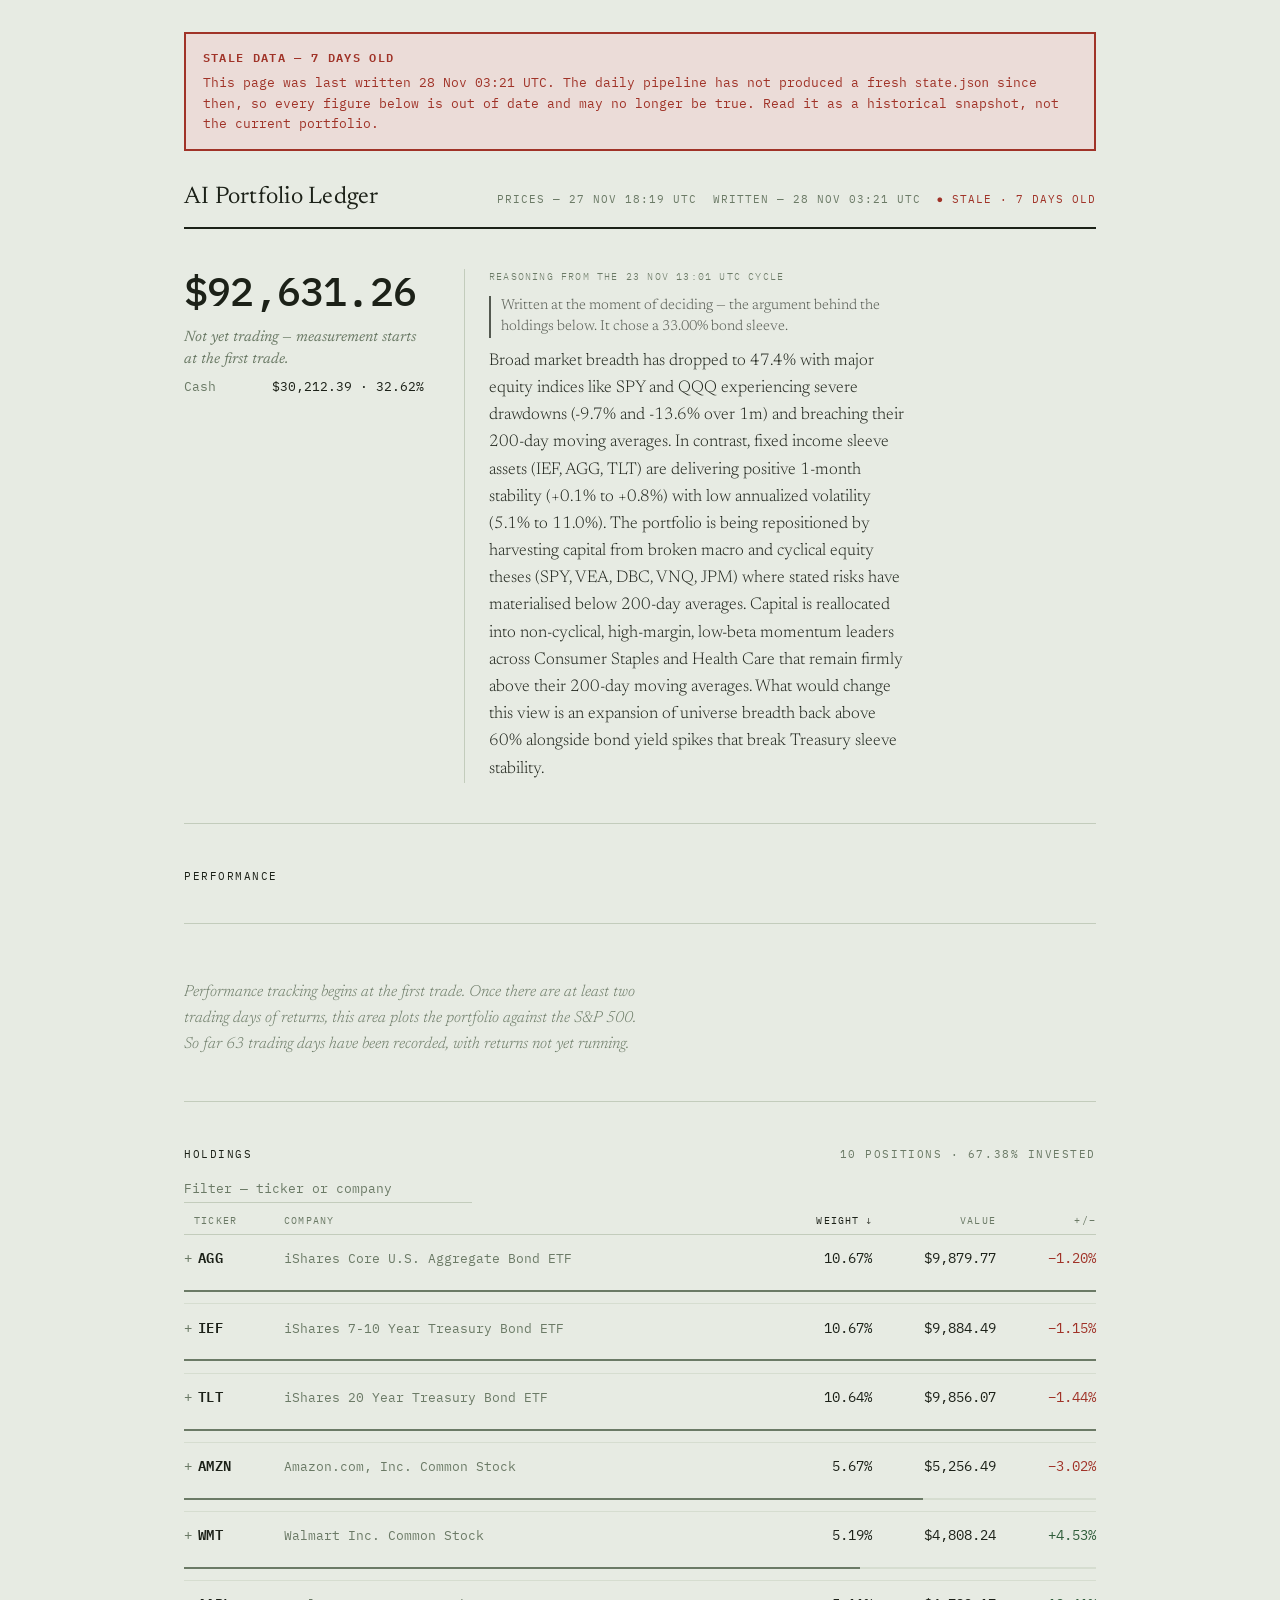
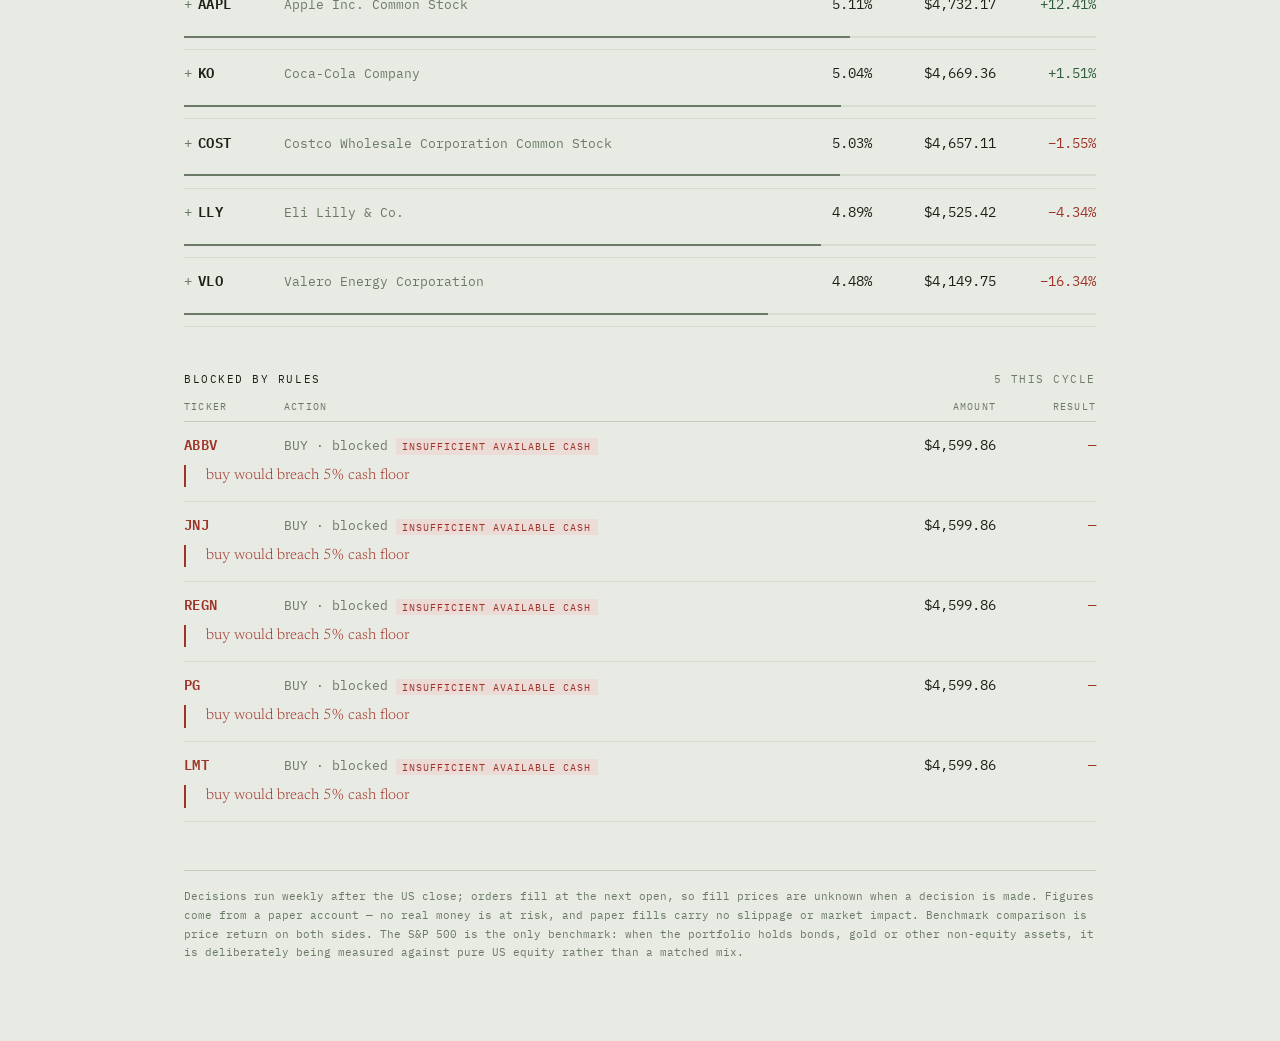
<file: index.html>
<!doctype html>
<html lang="en">
<head>
<meta charset="utf-8">
<meta name="viewport" content="width=device-width, initial-scale=1">
<title>AI Portfolio Ledger</title>
<link rel="preconnect" href="https://fonts.googleapis.com">
<link rel="preconnect" href="https://fonts.gstatic.com" crossorigin>
<link rel="stylesheet" href="https://fonts.googleapis.com/css2?family=Newsreader:ital,opsz,wght@0,6..72,300;0,6..72,400;0,6..72,500;1,6..72,300;1,6..72,400&family=IBM+Plex+Mono:wght@400;500;600&display=swap">
<link rel="stylesheet" href="assets/dashboard.css">
</head>
<body>

<div class="wrap">

  <!-- Removed by dashboard.js as soon as it starts. If it is still on the page,
       the script never ran at all - and no error handling inside a file that
       failed to load can report that. Without this the page renders section
       headings above nothing, in silence, which reads as an empty portfolio
       rather than a broken page. -->
  <div id="boot" class="fatal" role="status">
    <span class="btitle">Loading portfolio data</span>
    <p>If this message stays, the page's scripts did not load. The figures
       below are not missing — they were never fetched. Try reloading; if it
       persists, the deployment is broken rather than the portfolio.</p>
  </div>

  <noscript>
    <div class="fatal" role="alert">
      <span class="btitle">JavaScript required</span>
      <p>This dashboard reads the portfolio from JSON files the pipeline commits,
         so it needs JavaScript to display anything. The underlying data is
         readable directly at <code>data/state.json</code>.</p>
    </div>
  </noscript>

  <div id="alerts"></div>

  <header class="masthead">
    <h1>AI Portfolio Ledger</h1>
    <div class="stamp-line" id="stamp"></div>
  </header>

  <section class="pairing" id="hero"></section>

  <div class="head">
    <span>Performance</span>
    <div class="ranges" id="ranges" role="group" aria-label="Chart date range"></div>
  </div>
  <div class="readout" id="readout" aria-live="polite"></div>
  <div class="chart" id="chartBox"></div>
  <div class="legend" id="legend"></div>

  <div class="head">
    <span>Holdings</span>
    <span class="count" id="holdcount"></span>
  </div>
  <div class="filterbar" id="filterbar">
    <label class="vh" for="filter">Filter holdings by ticker or company</label>
    <input id="filter" type="search" placeholder="Filter — ticker or company" autocomplete="off">
    <span class="filtermsg" id="filtermsg" aria-live="polite"></span>
  </div>
  <div class="colhead line" id="sortbar">
    <span><button type="button" data-k="tick">Ticker</button></span>
    <span><button type="button" data-k="name">Company</button></span>
    <span class="num"><button type="button" data-k="w">Weight</button></span>
    <span class="num"><button type="button" data-k="mv">Value</button></span>
    <span class="num"><button type="button" data-k="pl">+/−</button></span>
  </div>
  <div class="rows" id="holdings"></div>

  <div class="head"><span>Blocked by rules</span><span class="count" id="blockedHead"></span></div>
  <div class="colhead line flush" id="blockedColhead">
    <span>Ticker</span>
    <span>Action</span>
    <span class="num"></span>
    <span class="num">Amount</span>
    <span class="num">Result</span>
  </div>
  <div class="rows blocked" id="blocked"></div>

  <footer>
    Decisions run weekly after the US close; orders fill at the next open, so
    fill prices are unknown when a decision is made. Figures come from a paper
    account — no real money is at risk, and paper fills carry no slippage or
    market impact. Benchmark comparison is price return on both sides. The S&amp;P 500
    is the only benchmark: when the portfolio holds bonds, gold or other non-equity
    assets, it is deliberately being measured against pure US equity rather than a
    matched mix.
  </footer>
</div>

<script src="assets/dashboard.js"></script>
</body>
</html>
</file>
<file: assets/dashboard.css>
/* ==========================================================================
   AI Portfolio Ledger — the approved mockup (docs/tasks/phase-3/
   dashboard-mockup.html), split out unchanged, plus the states the mockup
   does not show: staleness, health warnings, empty/null data, load failure.
   ========================================================================== */

:root{
  --ledger:#E7EBE3;
  --sheet:#F1F4EE;
  --rule:#C3CCBC;
  --rule-faint:#D6DDD0;
  --ink:#1C2118;
  --annotation:#6B7A66;
  --gain:#2F5D3A;
  --stamp:#A03328;
  --stamp-wash:#EBDCD8;
}
@media (prefers-color-scheme: dark){
  :root:not([data-theme="light"]){
    --ledger:#131711;
    --sheet:#1A1F17;
    --rule:#333C2E;
    --rule-faint:#262E21;
    --ink:#DFE6D8;
    --annotation:#8D9A87;
    --gain:#7FB48A;
    --stamp:#D9705F;
    --stamp-wash:#2A1D1A;
  }
}
:root[data-theme="dark"]{
  --ledger:#131711;
  --sheet:#1A1F17;
  --rule:#333C2E;
  --rule-faint:#262E21;
  --ink:#DFE6D8;
  --annotation:#8D9A87;
  --gain:#7FB48A;
  --stamp:#D9705F;
  --stamp-wash:#2A1D1A;
}

*{box-sizing:border-box}
body{
  margin:0;
  background:var(--ledger);
  color:var(--ink);
  font-family:"IBM Plex Mono",ui-monospace,SFMono-Regular,Menlo,monospace;
  font-size:14px;
  line-height:1.5;
  -webkit-font-smoothing:antialiased;
}
.wrap{max-width:60rem;margin:0 auto;padding:2rem 1.5rem 5rem}

/* ---- masthead ---- */
.masthead{
  display:flex;flex-wrap:wrap;gap:1rem;align-items:baseline;
  justify-content:space-between;
  padding-bottom:.75rem;
  border-bottom:2px solid var(--ink);
}
.masthead h1{
  font-family:Newsreader,Georgia,serif;
  font-weight:400;font-size:1.5rem;letter-spacing:.01em;
  margin:0;
}
.stamp-line{
  display:flex;flex-wrap:wrap;gap:.4rem 1rem;align-items:baseline;
  font-size:.6875rem;letter-spacing:.09em;text-transform:uppercase;
  color:var(--annotation);
}
.fresh{color:var(--gain)}
.stale{color:var(--stamp)}

/* ---- the pairing: number and argument ---- */
.pairing{
  display:grid;grid-template-columns:minmax(0,15rem) minmax(0,1fr);
  gap:2.5rem;
  padding:2.5rem 0;
  border-bottom:1px solid var(--rule);
}
.figure .value{
  font-size:2.5rem;font-weight:500;letter-spacing:-.02em;
  font-variant-numeric:tabular-nums;
  display:block;line-height:1.1;
}
.figure .against{
  margin-top:.9rem;display:grid;gap:.3rem;
  font-size:.8125rem;font-variant-numeric:tabular-nums;
}
.figure .against div{display:flex;justify-content:space-between;gap:1rem}
.figure .against span:first-child{color:var(--annotation)}
.figure .against .notyet{
  display:block;color:var(--annotation);
  font-family:Newsreader,Georgia,serif;font-style:italic;
  font-size:.9375rem;line-height:1.5;
}
.pos{color:var(--gain)}
.neg{color:var(--stamp)}

.argument{
  font-family:Newsreader,Georgia,serif;
  font-size:1.0625rem;line-height:1.6;font-weight:300;
  max-width:44ch;
  border-left:1px solid var(--rule);
  padding-left:1.5rem;
}
.argument .who{
  display:block;font-family:"IBM Plex Mono",monospace;
  font-size:.625rem;letter-spacing:.12em;text-transform:uppercase;
  color:var(--annotation);margin-bottom:.7rem;
}

/* ---- section headings ---- */
.head{
  display:flex;align-items:baseline;justify-content:space-between;gap:1rem;
  margin:2.75rem 0 .75rem;
  font-size:.6875rem;letter-spacing:.14em;text-transform:uppercase;
}
.head .count{color:var(--annotation)}

/* ---- chart ---- */
.chart{
  border-top:1px solid var(--rule);
  border-bottom:1px solid var(--rule);
  padding:1.25rem 0 .5rem;
  overflow-x:auto;
}
.chart svg{display:block;width:100%;height:auto;min-width:26rem}
.chart text.ax{
  font-family:"IBM Plex Mono",monospace;font-size:10px;
  fill:var(--annotation);letter-spacing:.06em;
}
.chart .hair{stroke:var(--annotation);stroke-width:1}
.chart .dot{fill:var(--ink)}

/* range selector — ledger tabs, not pills */
.ranges{display:flex;gap:.15rem}
.ranges button{
  font:inherit;font-size:.625rem;letter-spacing:.12em;text-transform:uppercase;
  background:none;border:none;border-bottom:2px solid transparent;
  color:var(--annotation);padding:.15rem .45rem;cursor:pointer;
}
.ranges button:hover:not(:disabled){color:var(--ink)}
.ranges button[aria-pressed="true"]{color:var(--ink);border-bottom-color:var(--ink)}
.ranges button:disabled{opacity:.35;cursor:not-allowed}
.ranges button:focus-visible{outline:2px solid var(--gain);outline-offset:2px}

/* hover readout lives in the page, not in a floating card */
.readout{
  display:flex;flex-wrap:wrap;gap:.35rem 1.5rem;
  min-height:1.35rem;margin-bottom:.35rem;
  font-size:.75rem;font-variant-numeric:tabular-nums;color:var(--annotation);
}
.readout b{font-weight:500;color:var(--ink)}
.readout .idle{color:var(--annotation)}
.legend{
  display:flex;gap:1.5rem;margin-top:.6rem;
  font-size:.6875rem;letter-spacing:.08em;text-transform:uppercase;
  color:var(--annotation);
}
.legend:empty{display:none}
.legend b{font-weight:500;color:var(--ink)}
.legend i{display:inline-block;width:1.1rem;height:0;vertical-align:middle;
  border-top:2px solid var(--ink);margin-right:.45rem}
.legend .bm i{border-top:1px dashed var(--annotation)}

/* ---- holdings ledger ---- */
.vh{position:absolute;width:1px;height:1px;overflow:hidden;clip:rect(0 0 0 0);white-space:nowrap}
.filterbar{display:flex;align-items:baseline;gap:.85rem;margin:.35rem 0 .6rem}
.filterbar input{
  font:inherit;font-size:.8125rem;color:var(--ink);
  background:none;border:none;border-bottom:1px solid var(--rule);
  padding:.25rem 0;width:min(18rem,100%);
}
.filterbar input::placeholder{color:var(--annotation)}
.filterbar input:focus{outline:none;border-bottom-color:var(--ink)}
.filterbar input:focus-visible{outline:2px solid var(--gain);outline-offset:3px}
.filtermsg{font-size:.6875rem;letter-spacing:.08em;text-transform:uppercase;color:var(--annotation)}
.colhead{
  font-size:.625rem;letter-spacing:.12em;text-transform:uppercase;
  color:var(--annotation);
  padding-bottom:.4rem;
  /* the +/- disclosure glyph occupies 1em in each row, so indent to match */
}
.colhead:not(.flush) span:first-child{padding-left:1em}
.colhead button{
  font:inherit;letter-spacing:inherit;text-transform:inherit;
  background:none;border:none;padding:0;cursor:pointer;
  color:var(--annotation);
}
.colhead button:hover{color:var(--ink)}
.colhead button:focus-visible{outline:2px solid var(--gain);outline-offset:2px}
.colhead button[data-dir]{color:var(--ink)}
.colhead button[data-dir]::after{content:" ↑";font-size:.9em}
.colhead button[data-dir="desc"]::after{content:" ↓"}
.colhead .num button{display:inline}
.rows{border-top:1px solid var(--rule)}
.row{border-bottom:1px solid var(--rule-faint);padding:.7rem 0}
.line{
  display:grid;
  grid-template-columns:5.5rem minmax(0,1fr) 4.5rem 7rem 5.5rem;
  gap:.75rem;align-items:baseline;
}
.tick{font-weight:600;letter-spacing:.02em}
.name{color:var(--annotation);font-size:.8125rem;overflow:hidden;text-overflow:ellipsis;white-space:nowrap}
.num{text-align:right;font-variant-numeric:tabular-nums}
.bar{
  grid-column:1/-1;height:2px;background:var(--rule-faint);margin-top:.55rem;
}
.bar span{display:block;height:2px;background:var(--annotation)}

/* the signature: reasoning hangs off a margin rule, revealed on demand */
details.row > summary{list-style:none;cursor:pointer}
details.row > summary::-webkit-details-marker{display:none}
details.row > summary:focus-visible{outline:2px solid var(--gain);outline-offset:3px}
details.row .tick::before{
  content:"+";display:inline-block;width:1em;
  color:var(--annotation);font-weight:400;
}
details.row[open] .tick::before{content:"−"}
details.row > summary:hover .tick::before{color:var(--ink)}

.note{
  margin:.7rem 0 .15rem 0;
  padding-left:1.25rem;
  border-left:1px solid var(--rule);
  font-family:Newsreader,Georgia,serif;
  font-size:.9375rem;line-height:1.6;font-weight:300;
  color:var(--ink);max-width:62ch;
}
.note p{margin:0}
.note .notehead{
  display:block;font-family:"IBM Plex Mono",monospace;
  font-size:.625rem;letter-spacing:.12em;text-transform:uppercase;
  color:var(--annotation);margin-bottom:.35rem;
}
/* three registers, three weights: what it is, why we own it, what breaks it */
.note .notehead + p + .notehead{margin-top:.9rem}
.note .biz{color:var(--annotation)}
.note .risk{font-style:italic;color:var(--annotation)}
.note .predates{color:var(--annotation);font-style:italic}

/* ---- blocked ---- */
.blocked .row{border-bottom:1px solid var(--rule-faint)}
.blocked .tick{color:var(--stamp)}
.blocked .why{
  margin:.55rem 0 .15rem;padding-left:1.25rem;
  border-left:2px solid var(--stamp);
  font-family:Newsreader,Georgia,serif;font-size:.9375rem;font-weight:300;
  color:var(--stamp);
}
.rule-tag{
  font-family:"IBM Plex Mono",monospace;font-size:.625rem;
  letter-spacing:.1em;text-transform:uppercase;
  background:var(--stamp-wash);color:var(--stamp);
  padding:.1rem .4rem;margin-left:.5rem;white-space:nowrap;
}

footer{
  margin-top:3rem;padding-top:1rem;border-top:1px solid var(--rule);
  font-size:.6875rem;color:var(--annotation);line-height:1.7;
}

/* ==========================================================================
   States the mockup does not show
   ========================================================================== */

/* staleness + health — loud, above everything, impossible to miss */
#alerts{display:grid;gap:.75rem;margin-bottom:1.75rem}
#alerts:empty{display:none;margin:0}
.banner{
  border:2px solid var(--stamp);
  background:var(--stamp-wash);
  color:var(--stamp);
  padding:.9rem 1.05rem;
}
.banner .btitle{
  display:block;font-weight:600;font-size:.75rem;
  letter-spacing:.11em;text-transform:uppercase;margin-bottom:.4rem;
}
.banner p{
  margin:.35rem 0 0;font-size:.8125rem;line-height:1.55;
  font-family:"IBM Plex Mono",monospace;
}
.banner p:first-of-type{margin-top:0}
.banner code{background:none;font-size:.95em}

/* empty / not-yet states — a plain statement, never an error */
.empty{
  margin:0;padding:1.75rem 0;max-width:52ch;
  font-family:Newsreader,Georgia,serif;font-weight:300;font-style:italic;
  font-size:1rem;line-height:1.6;color:var(--annotation);
}
.chart .empty{padding:2.25rem 0}

/* load failure replaces the page rather than showing half of it */
.fatal{max-width:46ch;margin:4rem auto 6rem}
.fatal .btitle{
  display:block;color:var(--stamp);font-weight:600;font-size:.75rem;
  letter-spacing:.11em;text-transform:uppercase;margin-bottom:.7rem;
}
.fatal p{
  font-family:Newsreader,Georgia,serif;font-weight:300;
  font-size:1.0625rem;line-height:1.65;
}
.fatal code{font-family:"IBM Plex Mono",monospace;font-size:.9em;color:var(--ink)}

@media (max-width:46rem){
  .pairing{grid-template-columns:1fr;gap:1.75rem;padding:2rem 0}
  .argument{border-left:none;padding-left:0;border-top:1px solid var(--rule);padding-top:1.25rem}
  /* drop company name and cash value; keep ticker, weight, since-entry */
  .line{grid-template-columns:5.5rem minmax(0,1fr) 6rem;row-gap:.25rem}
  .line > span:nth-child(2),
  .line > span:nth-child(4){display:none}
}

@media (prefers-reduced-motion: reduce){
  *{animation-duration:.001ms !important;animation-iteration-count:1 !important;
    transition-duration:.001ms !important;scroll-behavior:auto !important}
}

/* The "as of" note above the decision commentary.

   The commentary describes the portfolio the cycle INHERITED, not the one it
   produced — so on a page showing live holdings it reads as stale data unless
   the page says otherwise. It has to be visibly a caveat rather than part of
   the argument, or it gets read as the first sentence of the reasoning. */
.argument .asof {
  display: block;
  margin-bottom: .7em;
  font-size: .85em;
  line-height: 1.45;
  opacity: .72;
  border-left: 2px solid currentColor;
  padding-left: .7em;
}
.argument .asof em { font-style: normal; font-weight: 600; opacity: 1; }
</file>
